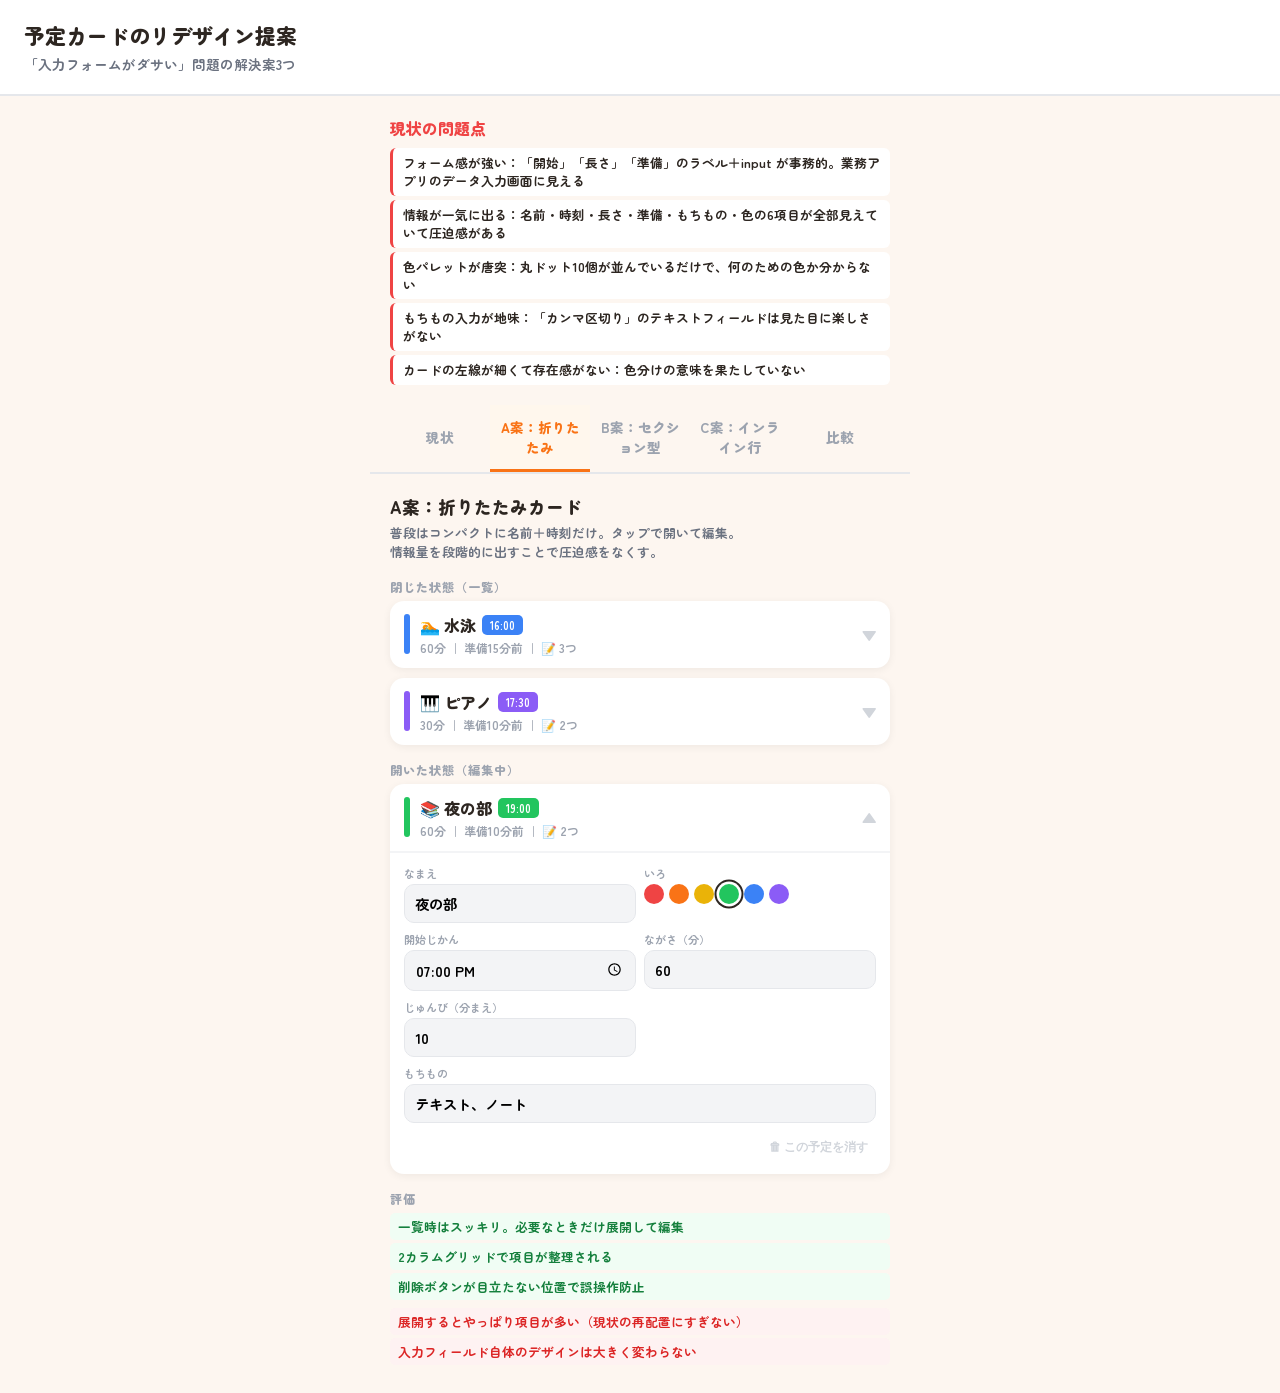
<file: settings_proposal.html>
<!DOCTYPE html>
<html lang="ja">
<head>
<meta charset="UTF-8">
<meta name="viewport" content="width=device-width, initial-scale=1.0">
<title>予定カード リデザイン提案 — じゅんびタイマー</title>
<link href="https://fonts.googleapis.com/css2?family=Zen+Maru+Gothic:wght@500;700;900&display=swap" rel="stylesheet">
<style>
:root {
  --cream: #fdf6f0; --orange: #f97316; --brown: #2d2621;
  --g100: #f3f4f6; --g200: #e5e7eb; --g300: #d1d5db;
  --g400: #9ca3af; --g500: #6b7280;
  --green: #22c55e; --blue: #3b82f6; --red: #ef4444;
}
* { box-sizing: border-box; margin: 0; padding: 0; }
body { font-family: 'Zen Maru Gothic', system-ui, sans-serif; background: var(--cream); color: var(--brown); }

.page-header { background: #fff; border-bottom: 2px solid var(--g200); padding: 20px 24px; }
.page-title { font-weight: 900; font-size: 1.3rem; }
.page-sub { font-size: 0.85rem; color: var(--g500); font-weight: 700; margin-top: 4px; }

/* 問題分析 */
.analysis { max-width: 540px; margin: 20px auto; padding: 0 20px; }
.analysis h2 { font-weight: 900; font-size: 1rem; color: var(--red); margin-bottom: 8px; }
.problem-list { list-style: none; margin-bottom: 16px; }
.problem-list li {
  padding: 6px 10px; margin-bottom: 4px; background: #fff; border-radius: 6px;
  border-left: 3px solid var(--red); font-weight: 700; font-size: 0.8rem; line-height: 1.4;
}

/* タブ */
.tab-bar {
  display: flex; gap: 0; max-width: 540px; margin: 0 auto; padding: 0 20px;
  border-bottom: 2px solid var(--g200); position: sticky; top: 0; background: var(--cream); z-index: 10;
}
.tab-btn {
  flex: 1; padding: 12px 6px; background: none; border: none;
  font-family: inherit; font-weight: 900; font-size: 0.85rem;
  color: var(--g400); cursor: pointer; border-bottom: 3px solid transparent; transition: all 0.2s;
}
.tab-btn.active { color: var(--orange); border-bottom-color: var(--orange); background: #fff7ed; }
.tab-btn:hover { color: var(--orange); }

.tab-content { display: none; max-width: 540px; margin: 0 auto; padding: 20px; }
.tab-content.active { display: block; }

.proposal-title { font-weight: 900; font-size: 1.1rem; margin-bottom: 4px; }
.proposal-sub { font-weight: 700; font-size: 0.8rem; color: var(--g500); margin-bottom: 16px; line-height: 1.5; }
.section-label { font-weight: 900; font-size: 0.75rem; color: var(--g400); text-transform: uppercase; letter-spacing: 1px; margin: 16px 0 6px; }

.merit-list, .demerit-list { list-style: none; margin-bottom: 8px; }
.merit-list li, .demerit-list li { padding: 4px 8px; margin-bottom: 3px; font-weight: 700; font-size: 0.8rem; border-radius: 5px; }
.merit-list li { background: #f0fdf4; color: #15803d; }
.demerit-list li { background: #fef2f2; color: #dc2626; }

/* ===== 現状 ===== */
.current-card {
  background: #fff; border-radius: 16px; padding: 16px; border-left: 4px solid #8b5cf6;
  box-shadow: 0 1px 4px rgba(0,0,0,0.06); margin-bottom: 12px;
}
.cur-header { display: flex; align-items: center; gap: 8px; margin-bottom: 8px; }
.cur-name { flex: 1; font-weight: 900; font-size: 1.1rem; border-bottom: 1px solid var(--g200); padding: 2px 0; }
.cur-del { color: var(--g300); font-size: 1.2rem; }
.cur-row { display: flex; flex-wrap: wrap; gap: 6px; align-items: center; font-size: 0.85rem; font-weight: 700; color: var(--g500); }
.cur-input { background: var(--g100); border: 1px solid var(--g200); border-radius: 8px; padding: 4px 8px; font-weight: 700; font-size: 0.85rem; font-family: inherit; width: 70px; text-align: center; }
.cur-input-time { width: 90px; }
.cur-todos-label { font-size: 0.75rem; color: var(--g400); margin-top: 8px; }
.cur-todos-input { width: 100%; background: var(--g100); border: 1px solid var(--g200); border-radius: 8px; padding: 6px 10px; font-weight: 700; font-size: 0.85rem; font-family: inherit; margin-top: 4px; }
.cur-colors { display: flex; gap: 4px; margin-top: 8px; }
.cur-color { width: 22px; height: 22px; border-radius: 50%; border: 2px solid transparent; cursor: pointer; }
.cur-color.sel { border-color: #333; transform: scale(1.15); }

/* ============================
   A案: コンパクトカード
   ============================ */
.a-card {
  background: #fff; border-radius: 14px; overflow: hidden;
  box-shadow: 0 2px 8px rgba(0,0,0,0.06); margin-bottom: 10px;
}
.a-card-header {
  display: flex; align-items: center; gap: 10px;
  padding: 12px 14px; cursor: pointer;
}
.a-color-bar { width: 6px; height: 40px; border-radius: 3px; flex-shrink: 0; }
.a-info { flex: 1; }
.a-name-row { display: flex; align-items: center; gap: 6px; }
.a-name { font-weight: 900; font-size: 1rem; }
.a-time-badge {
  font-weight: 700; font-size: 0.7rem; color: #fff; background: var(--blue);
  border-radius: 5px; padding: 2px 8px;
}
.a-meta { font-weight: 700; font-size: 0.75rem; color: var(--g400); margin-top: 2px; }
.a-chevron { color: var(--g300); font-size: 0.9rem; }

.a-card-body {
  padding: 0 14px 14px; border-top: 1px solid var(--g100);
  display: grid; grid-template-columns: 1fr 1fr; gap: 8px; padding-top: 12px;
}
.a-field { display: flex; flex-direction: column; gap: 3px; }
.a-field-full { grid-column: 1 / -1; }
.a-label { font-weight: 700; font-size: 0.7rem; color: var(--g400); }
.a-input {
  background: var(--g100); border: 1.5px solid var(--g200); border-radius: 10px;
  padding: 8px 10px; font-weight: 700; font-size: 0.9rem; font-family: inherit;
  outline: none; transition: border-color 0.2s;
}
.a-input:focus { border-color: var(--orange); }
.a-colors-row { display: flex; gap: 5px; align-items: center; flex-wrap: wrap; }
.a-color-dot { width: 20px; height: 20px; border-radius: 50%; cursor: pointer; transition: transform 0.15s; }
.a-color-dot:hover { transform: scale(1.2); }
.a-color-dot.sel { box-shadow: 0 0 0 2.5px #fff, 0 0 0 4.5px var(--brown); }
.a-footer { grid-column: 1 / -1; display: flex; justify-content: flex-end; padding-top: 4px; }
.a-del-btn { background: none; border: none; color: var(--g300); font-weight: 700; font-size: 0.75rem; cursor: pointer; padding: 4px 8px; border-radius: 6px; transition: all 0.2s; }
.a-del-btn:hover { background: #fef2f2; color: var(--red); }

/* ============================
   B案: セクション分割＋大きめ入力
   ============================ */
.b-card {
  background: #fff; border-radius: 16px;
  box-shadow: 0 2px 8px rgba(0,0,0,0.06); margin-bottom: 10px;
  overflow: hidden;
}
.b-card-top {
  display: flex; align-items: center; gap: 10px;
  padding: 14px 16px; background: linear-gradient(135deg, #eff6ff, #f0fdf4);
  border-bottom: 1px solid var(--g200);
}
.b-icon { font-size: 1.4rem; }
.b-name-input {
  flex: 1; background: transparent; border: none; font-weight: 900; font-size: 1.1rem;
  font-family: inherit; outline: none; color: var(--brown);
}
.b-del { background: none; border: none; color: var(--g300); font-size: 1.1rem; cursor: pointer; }
.b-del:hover { color: var(--red); }

.b-sections { padding: 12px 16px; display: flex; flex-direction: column; gap: 12px; }
.b-section {
  display: flex; align-items: center; gap: 10px;
  padding: 10px 12px; background: var(--g100); border-radius: 12px;
}
.b-sec-icon { font-size: 1.1rem; flex-shrink: 0; }
.b-sec-content { flex: 1; }
.b-sec-label { font-weight: 700; font-size: 0.7rem; color: var(--g400); margin-bottom: 2px; }
.b-sec-value { font-weight: 900; font-size: 1rem; color: var(--brown); }
.b-sec-input {
  background: #fff; border: 1.5px solid var(--g200); border-radius: 8px;
  padding: 6px 10px; font-weight: 900; font-size: 1rem; font-family: inherit;
  outline: none; width: 100%;
}
.b-sec-input:focus { border-color: var(--orange); }
.b-sec-input-sm { width: 60px; text-align: center; }

.b-tags { display: flex; flex-wrap: wrap; gap: 4px; }
.b-tag {
  background: #fff; border: 1.5px solid var(--g200); border-radius: 20px;
  padding: 4px 10px; font-weight: 700; font-size: 0.8rem;
  display: flex; align-items: center; gap: 4px;
}
.b-tag-del { color: var(--g400); cursor: pointer; font-size: 0.7rem; }
.b-tag-add {
  background: transparent; border: 1.5px dashed var(--g300); border-radius: 20px;
  padding: 4px 10px; font-weight: 700; font-size: 0.8rem; color: var(--g400);
  cursor: pointer;
}

.b-color-strip {
  display: flex; gap: 0; border-radius: 10px; overflow: hidden; height: 8px;
}
.b-color-seg { flex: 1; cursor: pointer; transition: flex 0.2s; }
.b-color-seg:hover { flex: 2; }
.b-color-seg.sel { flex: 3; box-shadow: inset 0 -3px 0 rgba(0,0,0,0.2); }

/* ============================
   C案: インライン行エディタ
   ============================ */
.c-card {
  background: #fff; border-radius: 12px;
  box-shadow: 0 1px 4px rgba(0,0,0,0.05); margin-bottom: 6px;
  display: flex; align-items: stretch; overflow: hidden;
  transition: box-shadow 0.2s;
}
.c-card:hover { box-shadow: 0 2px 12px rgba(0,0,0,0.1); }
.c-color-side { width: 8px; flex-shrink: 0; }
.c-main { flex: 1; padding: 10px 12px; display: flex; flex-direction: column; gap: 6px; }
.c-row1 { display: flex; align-items: center; gap: 8px; }
.c-name-input {
  flex: 1; background: transparent; border: none; font-weight: 900; font-size: 1rem;
  font-family: inherit; outline: none; color: var(--brown);
  padding: 0; border-bottom: 1.5px solid transparent;
}
.c-name-input:focus { border-bottom-color: var(--orange); }
.c-time-input {
  background: var(--g100); border: none; border-radius: 6px;
  padding: 4px 8px; font-weight: 900; font-size: 0.85rem; font-family: inherit;
  width: 72px; text-align: center; outline: none;
}
.c-time-input:focus { background: #fff7ed; }
.c-dur { font-weight: 700; font-size: 0.75rem; color: var(--g400); white-space: nowrap; }

.c-row2 { display: flex; align-items: center; gap: 6px; flex-wrap: wrap; }
.c-chip {
  background: var(--g100); border-radius: 6px; padding: 2px 8px;
  font-weight: 700; font-size: 0.7rem; color: var(--g500);
  display: inline-flex; align-items: center; gap: 3px;
}
.c-chip-icon { font-size: 0.65rem; }
.c-add-chip {
  background: transparent; border: 1px dashed var(--g300); border-radius: 6px;
  padding: 2px 8px; font-weight: 700; font-size: 0.7rem; color: var(--g400);
  cursor: pointer;
}

.c-actions { display: flex; flex-direction: column; justify-content: center; padding: 0 8px; gap: 4px; border-left: 1px solid var(--g100); }
.c-act-btn {
  background: none; border: none; font-size: 0.75rem; cursor: pointer; padding: 2px;
  color: var(--g300); transition: color 0.2s;
}
.c-act-btn:hover { color: var(--brown); }
.c-act-btn.del:hover { color: var(--red); }

/* 比較 */
.compare { max-width: 540px; margin: 0 auto; padding: 20px; }
.compare table { width: 100%; border-collapse: collapse; font-size: 0.8rem; font-weight: 700; }
.compare th { background: var(--g100); padding: 8px; text-align: left; border-bottom: 2px solid var(--g200); }
.compare td { padding: 8px; border-bottom: 1px solid var(--g100); vertical-align: top; }
.good { color: #15803d; } .bad { color: #dc2626; } .mid { color: var(--g500); }
</style>
</head>
<body>

<div class="page-header">
  <div class="page-title">予定カードのリデザイン提案</div>
  <div class="page-sub">「入力フォームがダサい」問題の解決案3つ</div>
</div>

<div class="analysis">
  <h2>現状の問題点</h2>
  <ul class="problem-list">
    <li><strong>フォーム感が強い：</strong>「開始」「長さ」「準備」のラベル＋input が事務的。業務アプリのデータ入力画面に見える</li>
    <li><strong>情報が一気に出る：</strong>名前・時刻・長さ・準備・もちもの・色の6項目が全部見えていて圧迫感がある</li>
    <li><strong>色パレットが唐突：</strong>丸ドット10個が並んでいるだけで、何のための色か分からない</li>
    <li><strong>もちもの入力が地味：</strong>「カンマ区切り」のテキストフィールドは見た目に楽しさがない</li>
    <li><strong>カードの左線が細くて存在感がない：</strong>色分けの意味を果たしていない</li>
  </ul>
</div>

<div class="tab-bar">
  <button class="tab-btn" onclick="switchTab('now')">現状</button>
  <button class="tab-btn active" onclick="switchTab('a')">A案：折りたたみ</button>
  <button class="tab-btn" onclick="switchTab('b')">B案：セクション型</button>
  <button class="tab-btn" onclick="switchTab('c')">C案：インライン行</button>
  <button class="tab-btn" onclick="switchTab('compare')">比較</button>
</div>

<!-- ===== 現状 ===== -->
<div id="tab-now" class="tab-content">
  <div class="proposal-title">現状のカード</div>
  <div class="proposal-sub">全項目が一度に露出。ラベル＋小さいinputが横並び。色ドットが裸で並ぶ。</div>

  <div class="current-card">
    <div class="cur-header">
      <input class="cur-name" value="ピアノ">
      <span class="cur-del">✕</span>
    </div>
    <div class="cur-row">
      <span>開始</span>
      <input class="cur-input cur-input-time" type="time" value="17:30">
      <span>長さ</span>
      <input class="cur-input" type="number" value="30">
      <span>分</span>
      <span>準備</span>
      <input class="cur-input" type="number" value="10">
      <span>分前</span>
    </div>
    <div class="cur-todos-label">もちもの（カンマ区切り）</div>
    <input class="cur-todos-input" value="楽譜、れんしゅう帳">
    <div class="cur-colors">
      <div class="cur-color" style="background:#ef4444;"></div>
      <div class="cur-color" style="background:#f97316;"></div>
      <div class="cur-color" style="background:#eab308;"></div>
      <div class="cur-color" style="background:#22c55e;"></div>
      <div class="cur-color" style="background:#3b82f6;"></div>
      <div class="cur-color sel" style="background:#8b5cf6;"></div>
      <div class="cur-color" style="background:#ec4899;"></div>
      <div class="cur-color" style="background:#14b8a6;"></div>
      <div class="cur-color" style="background:#f43f5e;"></div>
      <div class="cur-color" style="background:#6366f1;"></div>
    </div>
  </div>

  <div class="current-card" style="border-left-color:#22c55e;">
    <div class="cur-header">
      <input class="cur-name" value="夜の部">
      <span class="cur-del">✕</span>
    </div>
    <div class="cur-row">
      <span>開始</span>
      <input class="cur-input cur-input-time" type="time" value="19:00">
      <span>長さ</span>
      <input class="cur-input" type="number" value="60">
      <span>分</span>
      <span>準備</span>
      <input class="cur-input" type="number" value="10">
      <span>分前</span>
    </div>
    <div class="cur-todos-label">もちもの（カンマ区切り）</div>
    <input class="cur-todos-input" value="テキスト、ノート">
    <div class="cur-colors">
      <div class="cur-color" style="background:#ef4444;"></div>
      <div class="cur-color" style="background:#f97316;"></div>
      <div class="cur-color" style="background:#eab308;"></div>
      <div class="cur-color sel" style="background:#22c55e;"></div>
      <div class="cur-color" style="background:#3b82f6;"></div>
      <div class="cur-color" style="background:#8b5cf6;"></div>
      <div class="cur-color" style="background:#ec4899;"></div>
      <div class="cur-color" style="background:#14b8a6;"></div>
      <div class="cur-color" style="background:#f43f5e;"></div>
      <div class="cur-color" style="background:#6366f1;"></div>
    </div>
  </div>
</div>

<!-- ===== A案 ===== -->
<div id="tab-a" class="tab-content active">
  <div class="proposal-title">A案：折りたたみカード</div>
  <div class="proposal-sub">
    普段はコンパクトに名前＋時刻だけ。タップで開いて編集。<br>
    情報量を段階的に出すことで圧迫感をなくす。
  </div>

  <div class="section-label">閉じた状態（一覧）</div>
  <div class="a-card">
    <div class="a-card-header">
      <div class="a-color-bar" style="background:#3b82f6;"></div>
      <div class="a-info">
        <div class="a-name-row">
          <span class="a-name">🏊 水泳</span>
          <span class="a-time-badge">16:00</span>
        </div>
        <div class="a-meta">60分 ｜ 準備15分前 ｜ 📝 3つ</div>
      </div>
      <span class="a-chevron">▼</span>
    </div>
  </div>

  <div class="a-card">
    <div class="a-card-header">
      <div class="a-color-bar" style="background:#8b5cf6;"></div>
      <div class="a-info">
        <div class="a-name-row">
          <span class="a-name">🎹 ピアノ</span>
          <span class="a-time-badge" style="background:#8b5cf6;">17:30</span>
        </div>
        <div class="a-meta">30分 ｜ 準備10分前 ｜ 📝 2つ</div>
      </div>
      <span class="a-chevron">▼</span>
    </div>
  </div>

  <div class="section-label">開いた状態（編集中）</div>
  <div class="a-card">
    <div class="a-card-header" style="border-bottom:1px solid var(--g100);">
      <div class="a-color-bar" style="background:#22c55e;"></div>
      <div class="a-info">
        <div class="a-name-row">
          <span class="a-name">📚 夜の部</span>
          <span class="a-time-badge" style="background:#22c55e;">19:00</span>
        </div>
        <div class="a-meta">60分 ｜ 準備10分前 ｜ 📝 2つ</div>
      </div>
      <span class="a-chevron">▲</span>
    </div>
    <div class="a-card-body">
      <div class="a-field">
        <span class="a-label">なまえ</span>
        <input class="a-input" value="夜の部">
      </div>
      <div class="a-field">
        <span class="a-label">いろ</span>
        <div class="a-colors-row">
          <div class="a-color-dot" style="background:#ef4444;"></div>
          <div class="a-color-dot" style="background:#f97316;"></div>
          <div class="a-color-dot" style="background:#eab308;"></div>
          <div class="a-color-dot sel" style="background:#22c55e;"></div>
          <div class="a-color-dot" style="background:#3b82f6;"></div>
          <div class="a-color-dot" style="background:#8b5cf6;"></div>
        </div>
      </div>
      <div class="a-field">
        <span class="a-label">開始じかん</span>
        <input class="a-input" type="time" value="19:00">
      </div>
      <div class="a-field">
        <span class="a-label">ながさ（分）</span>
        <input class="a-input" type="number" value="60">
      </div>
      <div class="a-field">
        <span class="a-label">じゅんび（分まえ）</span>
        <input class="a-input" type="number" value="10">
      </div>
      <div class="a-field">
        <span class="a-label" style="visibility:hidden;">_</span>
      </div>
      <div class="a-field a-field-full">
        <span class="a-label">もちもの</span>
        <input class="a-input" value="テキスト、ノート" placeholder="カンマで くぎってね">
      </div>
      <div class="a-footer">
        <button class="a-del-btn">🗑 この予定を消す</button>
      </div>
    </div>
  </div>

  <div class="section-label">評価</div>
  <ul class="merit-list">
    <li>一覧時はスッキリ。必要なときだけ展開して編集</li>
    <li>2カラムグリッドで項目が整理される</li>
    <li>削除ボタンが目立たない位置で誤操作防止</li>
  </ul>
  <ul class="demerit-list">
    <li>展開するとやっぱり項目が多い（現状の再配置にすぎない）</li>
    <li>入力フィールド自体のデザインは大きく変わらない</li>
  </ul>
</div>

<!-- ===== B案 ===== -->
<div id="tab-b" class="tab-content">
  <div class="proposal-title">B案：セクション型カード</div>
  <div class="proposal-sub">
    各項目をアイコン付きセクションに分離。もちものはタグチップ形式。<br>
    色はバー型ピッカーでコンパクトに。全体にゆとりのある配置。
  </div>

  <div class="b-card">
    <div class="b-card-top">
      <span class="b-icon">🏊</span>
      <input class="b-name-input" value="水泳">
      <button class="b-del">✕</button>
    </div>
    <div class="b-sections">
      <div class="b-section">
        <span class="b-sec-icon">🕐</span>
        <div class="b-sec-content">
          <div class="b-sec-label">開始じかん</div>
          <input class="b-sec-input b-sec-input-sm" type="time" value="16:00">
        </div>
        <div style="width:1px; height:30px; background:var(--g200);"></div>
        <div class="b-sec-content">
          <div class="b-sec-label">ながさ</div>
          <div style="display:flex; align-items:center; gap:4px;">
            <input class="b-sec-input b-sec-input-sm" type="number" value="60" style="width:50px;">
            <span style="font-weight:700; font-size:0.8rem; color:var(--g400);">分</span>
          </div>
        </div>
      </div>

      <div class="b-section">
        <span class="b-sec-icon">⏱</span>
        <div class="b-sec-content">
          <div class="b-sec-label">じゅんびを はじめる</div>
          <div style="display:flex; align-items:center; gap:4px;">
            <input class="b-sec-input b-sec-input-sm" type="number" value="15" style="width:50px;">
            <span style="font-weight:700; font-size:0.8rem; color:var(--g400);">分まえ</span>
          </div>
        </div>
      </div>

      <div class="b-section" style="flex-direction:column; align-items:stretch; gap:6px;">
        <div style="display:flex; align-items:center; gap:8px;">
          <span class="b-sec-icon">🎒</span>
          <span class="b-sec-label" style="margin:0;">もちもの</span>
        </div>
        <div class="b-tags">
          <span class="b-tag">みずぎ <span class="b-tag-del">✕</span></span>
          <span class="b-tag">タオル <span class="b-tag-del">✕</span></span>
          <span class="b-tag">ゴーグル <span class="b-tag-del">✕</span></span>
          <span class="b-tag-add">＋ ついか</span>
        </div>
      </div>

      <div style="padding:0 4px;">
        <div class="b-sec-label">いろ</div>
        <div class="b-color-strip">
          <div class="b-color-seg" style="background:#ef4444;"></div>
          <div class="b-color-seg" style="background:#f97316;"></div>
          <div class="b-color-seg" style="background:#eab308;"></div>
          <div class="b-color-seg" style="background:#22c55e;"></div>
          <div class="b-color-seg sel" style="background:#3b82f6;"></div>
          <div class="b-color-seg" style="background:#8b5cf6;"></div>
          <div class="b-color-seg" style="background:#ec4899;"></div>
        </div>
      </div>
    </div>
  </div>

  <div class="b-card">
    <div class="b-card-top" style="background: linear-gradient(135deg, #faf5ff, #fef3c7);">
      <span class="b-icon">🎹</span>
      <input class="b-name-input" value="ピアノ">
      <button class="b-del">✕</button>
    </div>
    <div class="b-sections">
      <div class="b-section">
        <span class="b-sec-icon">🕐</span>
        <div class="b-sec-content">
          <div class="b-sec-label">開始じかん</div>
          <input class="b-sec-input b-sec-input-sm" type="time" value="17:30">
        </div>
        <div style="width:1px; height:30px; background:var(--g200);"></div>
        <div class="b-sec-content">
          <div class="b-sec-label">ながさ</div>
          <div style="display:flex; align-items:center; gap:4px;">
            <input class="b-sec-input b-sec-input-sm" type="number" value="30" style="width:50px;">
            <span style="font-weight:700; font-size:0.8rem; color:var(--g400);">分</span>
          </div>
        </div>
      </div>

      <div class="b-section">
        <span class="b-sec-icon">⏱</span>
        <div class="b-sec-content">
          <div class="b-sec-label">じゅんびを はじめる</div>
          <div style="display:flex; align-items:center; gap:4px;">
            <input class="b-sec-input b-sec-input-sm" type="number" value="10" style="width:50px;">
            <span style="font-weight:700; font-size:0.8rem; color:var(--g400);">分まえ</span>
          </div>
        </div>
      </div>

      <div class="b-section" style="flex-direction:column; align-items:stretch; gap:6px;">
        <div style="display:flex; align-items:center; gap:8px;">
          <span class="b-sec-icon">🎒</span>
          <span class="b-sec-label" style="margin:0;">もちもの</span>
        </div>
        <div class="b-tags">
          <span class="b-tag">楽譜 <span class="b-tag-del">✕</span></span>
          <span class="b-tag">れんしゅう帳 <span class="b-tag-del">✕</span></span>
          <span class="b-tag-add">＋ ついか</span>
        </div>
      </div>

      <div style="padding:0 4px;">
        <div class="b-sec-label">いろ</div>
        <div class="b-color-strip">
          <div class="b-color-seg" style="background:#ef4444;"></div>
          <div class="b-color-seg" style="background:#f97316;"></div>
          <div class="b-color-seg" style="background:#eab308;"></div>
          <div class="b-color-seg" style="background:#22c55e;"></div>
          <div class="b-color-seg" style="background:#3b82f6;"></div>
          <div class="b-color-seg sel" style="background:#8b5cf6;"></div>
          <div class="b-color-seg" style="background:#ec4899;"></div>
        </div>
      </div>
    </div>
  </div>

  <div class="section-label">評価</div>
  <ul class="merit-list">
    <li>各項目がアイコン＋セクションで分離されていて視認性が高い</li>
    <li>もちものがタグチップ形式で直感的（カンマ不要）</li>
    <li>色バーがコンパクトでカード全体を圧迫しない</li>
    <li>ヘッダーのグラデーションで色の雰囲気が伝わる</li>
  </ul>
  <ul class="demerit-list">
    <li>1カードあたりの高さが大きい。3件並ぶとスクロール量が増える</li>
    <li>セクションが多いので「まだ入力することあるの？」感は残る</li>
  </ul>
</div>

<!-- ===== C案 ===== -->
<div id="tab-c" class="tab-content">
  <div class="proposal-title">C案：インライン行エディタ</div>
  <div class="proposal-sub">
    1予定＝1行。名前と時刻をその場で編集。もちものはチップで小さく表示。<br>
    色は左サイドバーで表現。一覧性が高く、予定が多くても見渡せる。
  </div>

  <div class="c-card">
    <div class="c-color-side" style="background:#3b82f6;"></div>
    <div class="c-main">
      <div class="c-row1">
        <input class="c-name-input" value="🏊 水泳">
        <input class="c-time-input" type="time" value="16:00">
        <span class="c-dur">60分 ｜ 準備15分前</span>
      </div>
      <div class="c-row2">
        <span class="c-chip"><span class="c-chip-icon">📝</span> みずぎ</span>
        <span class="c-chip"><span class="c-chip-icon">📝</span> タオル</span>
        <span class="c-chip"><span class="c-chip-icon">📝</span> ゴーグル</span>
        <span class="c-add-chip">＋</span>
      </div>
    </div>
    <div class="c-actions">
      <button class="c-act-btn">✏️</button>
      <button class="c-act-btn del">🗑</button>
    </div>
  </div>

  <div class="c-card">
    <div class="c-color-side" style="background:#8b5cf6;"></div>
    <div class="c-main">
      <div class="c-row1">
        <input class="c-name-input" value="🎹 ピアノ">
        <input class="c-time-input" type="time" value="17:30">
        <span class="c-dur">30分 ｜ 準備10分前</span>
      </div>
      <div class="c-row2">
        <span class="c-chip"><span class="c-chip-icon">📝</span> 楽譜</span>
        <span class="c-chip"><span class="c-chip-icon">📝</span> れんしゅう帳</span>
        <span class="c-add-chip">＋</span>
      </div>
    </div>
    <div class="c-actions">
      <button class="c-act-btn">✏️</button>
      <button class="c-act-btn del">🗑</button>
    </div>
  </div>

  <div class="c-card">
    <div class="c-color-side" style="background:#22c55e;"></div>
    <div class="c-main">
      <div class="c-row1">
        <input class="c-name-input" value="📚 夜の部">
        <input class="c-time-input" type="time" value="19:00">
        <span class="c-dur">60分 ｜ 準備10分前</span>
      </div>
      <div class="c-row2">
        <span class="c-chip"><span class="c-chip-icon">📝</span> テキスト</span>
        <span class="c-chip"><span class="c-chip-icon">📝</span> ノート</span>
        <span class="c-add-chip">＋</span>
      </div>
    </div>
    <div class="c-actions">
      <button class="c-act-btn">✏️</button>
      <button class="c-act-btn del">🗑</button>
    </div>
  </div>

  <div class="c-card">
    <div class="c-color-side" style="background:#f97316;"></div>
    <div class="c-main">
      <div class="c-row1">
        <input class="c-name-input" value="🍚 ご飯">
        <input class="c-time-input" type="time" value="12:30">
        <span class="c-dur">30分 ｜ 準備15分前</span>
      </div>
      <div class="c-row2">
        <span class="c-chip"><span class="c-chip-icon">📝</span> にく</span>
        <span class="c-chip"><span class="c-chip-icon">📝</span> 魚</span>
        <span class="c-chip"><span class="c-chip-icon">📝</span> 納豆</span>
        <span class="c-add-chip">＋</span>
      </div>
    </div>
    <div class="c-actions">
      <button class="c-act-btn">✏️</button>
      <button class="c-act-btn del">🗑</button>
    </div>
  </div>

  <div class="section-label">評価</div>
  <ul class="merit-list">
    <li>一覧性が抜群。4件でも画面内に全部見える</li>
    <li>名前と時刻がその場で編集できて手軽</li>
    <li>もちものチップが視覚的で分かりやすい</li>
    <li>左の色サイドバーでカードの色が一目で分かる</li>
  </ul>
  <ul class="demerit-list">
    <li>「長さ」「準備」の編集が✏️ボタン経由（直接見えない）</li>
    <li>コンパクトすぎて色の変更UIの置き場がない（別パネルが必要）</li>
  </ul>
</div>

<!-- ===== 比較 ===== -->
<div id="tab-compare" class="tab-content">
  <div class="proposal-title">比較表</div>
  <div class="compare">
    <table>
      <tr>
        <th>観点</th><th>A：折りたたみ</th><th>B：セクション型</th><th>C：インライン行</th>
      </tr>
      <tr>
        <td>見た目のスッキリ感</td>
        <td class="good">◎ 閉じれば1行</td>
        <td class="mid">○ 整理されてる</td>
        <td class="good">◎ コンパクト</td>
      </tr>
      <tr>
        <td>編集のしやすさ</td>
        <td class="mid">○ 開けば普通</td>
        <td class="good">◎ 項目が見やすい</td>
        <td class="mid">○ 名前・時刻は楽</td>
      </tr>
      <tr>
        <td>もちもの入力</td>
        <td class="bad">△ カンマ区切り</td>
        <td class="good">◎ タグチップ</td>
        <td class="good">◎ タグチップ</td>
      </tr>
      <tr>
        <td>色の選択</td>
        <td class="mid">○ ドット</td>
        <td class="good">◎ バー型</td>
        <td class="bad">△ 別パネル必要</td>
      </tr>
      <tr>
        <td>一覧性（3件以上）</td>
        <td class="good">◎ 折りたたみ</td>
        <td class="bad">△ 縦に長い</td>
        <td class="good">◎ 全部見える</td>
      </tr>
      <tr>
        <td>世界観との統一</td>
        <td class="mid">○ 普通</td>
        <td class="good">◎ アイコンで楽しい</td>
        <td class="mid">○ シンプル</td>
      </tr>
      <tr>
        <td>実装コスト</td>
        <td class="good">◎ 低い</td>
        <td class="mid">○ 中程度</td>
        <td class="mid">○ 中程度</td>
      </tr>
    </table>

    <div style="margin-top:20px; padding:14px; background:#fff7ed; border-radius:12px; border:2px solid #fed7aa;">
      <div style="font-weight:900; font-size:0.95rem; margin-bottom:6px;">💡 推奨：B案（セクション型）</div>
      <div style="font-weight:700; font-size:0.8rem; color:var(--g500); line-height:1.5;">
        「ダサい」の正体は「フォーム感」と「情報の密集」。<br>
        B案はアイコンとセクション分離で楽しさを保ちつつ、<br>
        タグチップ＋バー型カラーで入力体験も改善される。<br>
        A案の折りたたみを組み合わせれば一覧性も確保できる。
      </div>
    </div>
  </div>
</div>

<script>
function switchTab(id) {
  document.querySelectorAll('.tab-content').forEach(el => el.classList.remove('active'));
  document.querySelectorAll('.tab-btn').forEach(el => el.classList.remove('active'));
  document.getElementById('tab-' + id).classList.add('active');
  event.target.classList.add('active');
}
</script>

</body>
</html>
</file>
